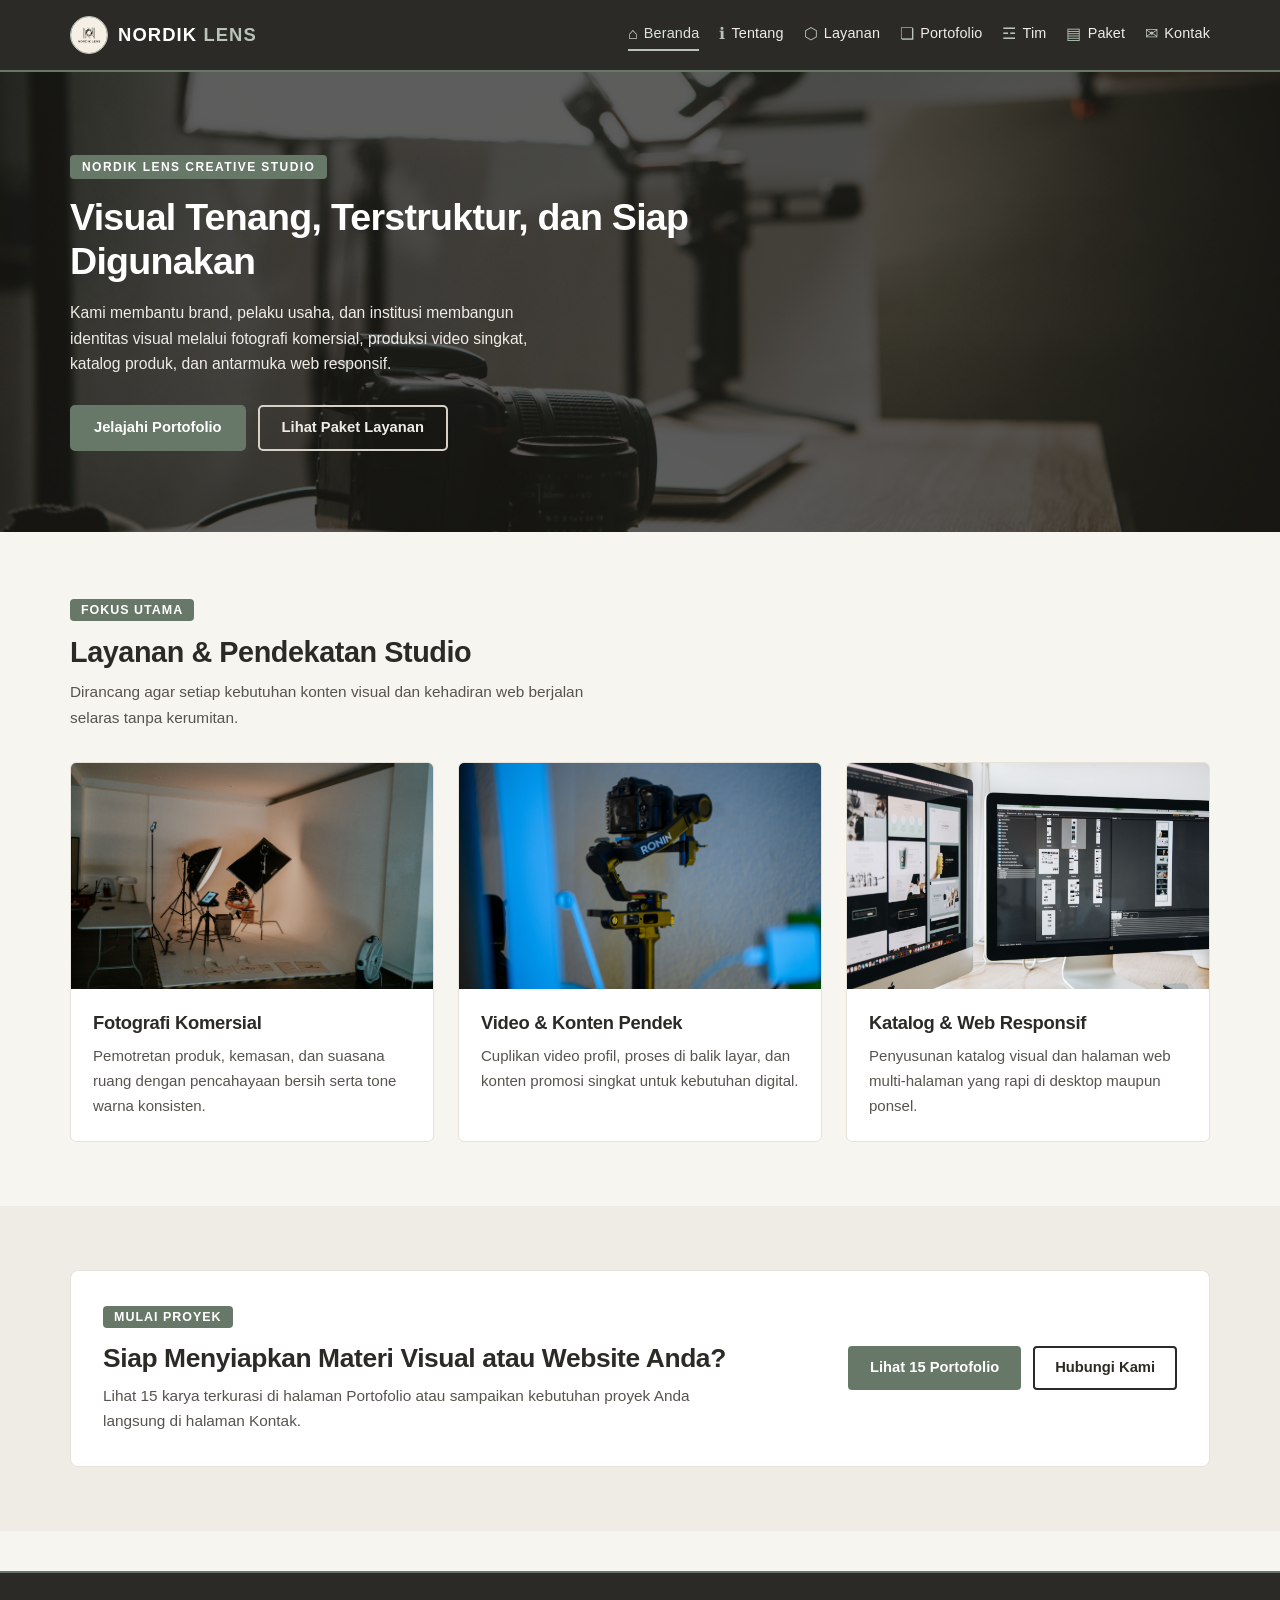
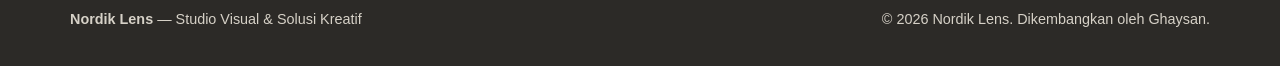
<file: index.html>
<!DOCTYPE html>
<html lang="id">
<head>
  <meta charset="UTF-8" />
  <meta name="viewport" content="width=device-width, initial-scale=1.0" />
  <title>Beranda — Nordik Lens</title>
  <link rel="stylesheet" href="css/ghaysan_style.css" />
</head>
<body>
  <header id="ghaysan_header">
    <div class="ghaysan_container">
      <nav id="ghaysan_navbar">
        <a href="index.html" class="ghaysan_logo">
          <img src="assets/img/logo_nordik.jpg" alt="Logo Nordik Lens" class="ghaysan_logo_img" />
          <span>NORDIK <strong>LENS</strong></span>
        </a>
        <button type="button" id="ghaysan_toggle_menu" aria-label="Buka Menu">&#9776;</button>
        <ul class="ghaysan_menu">
          <li><a href="index.html" class="ghaysan_link ghaysan_link_aktif"><span class="nav-icon">&#8962;</span> Beranda</a></li>
          <li><a href="tentang.html" class="ghaysan_link"><span class="nav-icon">&#8505;</span> Tentang</a></li>
          <li><a href="layanan.html" class="ghaysan_link"><span class="nav-icon">&#11041;</span> Layanan</a></li>
          <li><a href="portofolio.html" class="ghaysan_link"><span class="nav-icon">&#10063;</span> Portofolio</a></li>
          <li><a href="tim.html" class="ghaysan_link"><span class="nav-icon">&#9778;</span> Tim</a></li>
          <li><a href="paket.html" class="ghaysan_link"><span class="nav-icon">&#9636;</span> Paket</a></li>
          <li><a href="kontak.html" class="ghaysan_link"><span class="nav-icon">&#9993;</span> Kontak</a></li>
        </ul>
      </nav>
    </div>
  </header>

  <main>
    <section id="ghaysan_hero">
      <img src="assets/img/nordik.jpg" alt="Suasana ruang visual Nordik Lens dengan pencahayaan hangat dan tenang" class="ghaysan_hero_img" />
      <div class="ghaysan_container">
        <div class="ghaysan_hero_isi">
          <span class="ghaysan_badge">Nordik Lens Creative Studio</span>
          <h1 class="ghaysan_hero_judul">Visual Tenang, Terstruktur, dan Siap Digunakan</h1>
          <p class="ghaysan_hero_teks">
            Kami membantu brand, pelaku usaha, dan institusi membangun identitas visual melalui fotografi komersial, produksi video singkat, katalog produk, dan antarmuka web responsif.
          </p>
          <div class="ghaysan_btn_grup">
            <a href="portofolio.html" class="ghaysan_btn_utama">Jelajahi Portofolio</a>
            <a href="paket.html" class="ghaysan_btn_sekunder">Lihat Paket Layanan</a>
          </div>
        </div>
      </div>
    </section>

    <section class="ghaysan_section">
      <div class="ghaysan_container">
        <div class="ghaysan_judul_bagian">
          <span class="ghaysan_badge">Fokus Utama</span>
          <h2>Layanan &amp; Pendekatan Studio</h2>
          <p>
            Dirancang agar setiap kebutuhan konten visual dan kehadiran web berjalan selaras tanpa kerumitan.
          </p>
        </div>

        <div class="ghaysan_grid_3">
          <article class="ghaysan_card">
            <div class="ghaysan_foto_frame">
              <img src="assets/img/layanan_foto.jpg" alt="Sesi fotografi produk dan komersial Nordik Lens" />
            </div>
            <div class="ghaysan_card_body">
              <h3>Fotografi Komersial</h3>
              <p>Pemotretan produk, kemasan, dan suasana ruang dengan pencahayaan bersih serta tone warna konsisten.</p>
            </div>
          </article>

          <article class="ghaysan_card">
            <div class="ghaysan_foto_frame">
              <img src="assets/img/layanan_video.jpg" alt="Produksi video profil dan konten pendek Nordik Lens" />
            </div>
            <div class="ghaysan_card_body">
              <h3>Video &amp; Konten Pendek</h3>
              <p>Cuplikan video profil, proses di balik layar, dan konten promosi singkat untuk kebutuhan digital.</p>
            </div>
          </article>

          <article class="ghaysan_card">
            <div class="ghaysan_foto_frame">
              <img src="assets/img/layanan_web.jpg" alt="Perancangan katalog dan halaman web responsif Nordik Lens" />
            </div>
            <div class="ghaysan_card_body">
              <h3>Katalog &amp; Web Responsif</h3>
              <p>Penyusunan katalog visual dan halaman web multi-halaman yang rapi di desktop maupun ponsel.</p>
            </div>
          </article>
        </div>
      </div>
    </section>

    <section class="ghaysan_section ghaysan_section_abu">
      <div class="ghaysan_container">
        <div class="ghaysan_porto_cta">
          <div>
            <span class="ghaysan_badge">Mulai Proyek</span>
            <h2 style="font-size: 1.65rem; margin-bottom: 8px;">Siap Menyiapkan Materi Visual atau Website Anda?</h2>
            <p style="color: var(--ghaysan-abu-teks); max-width: 600px;">
              Lihat 15 karya terkurasi di halaman Portofolio atau sampaikan kebutuhan proyek Anda langsung di halaman Kontak.
            </p>
          </div>
          <div class="ghaysan_btn_grup">
            <a href="portofolio.html" class="ghaysan_btn_utama">Lihat 15 Portofolio</a>
            <a href="kontak.html" class="ghaysan_btn_sekunder ghaysan_btn_gelap" style="width: auto;">Hubungi Kami</a>
          </div>
        </div>
      </div>
    </section>
  </main>

  <footer id="ghaysan_footer">
    <div class="ghaysan_container">
      <div class="ghaysan_footer_isi">
        <div><strong>Nordik Lens</strong> &mdash; Studio Visual &amp; Solusi Kreatif</div>
        <div>&copy; 2026 Nordik Lens. Dikembangkan oleh Ghaysan.</div>
      </div>
    </div>
  </footer>

  <script src="js/ghaysan_script.js"></script>
</body>
</html>
</file>
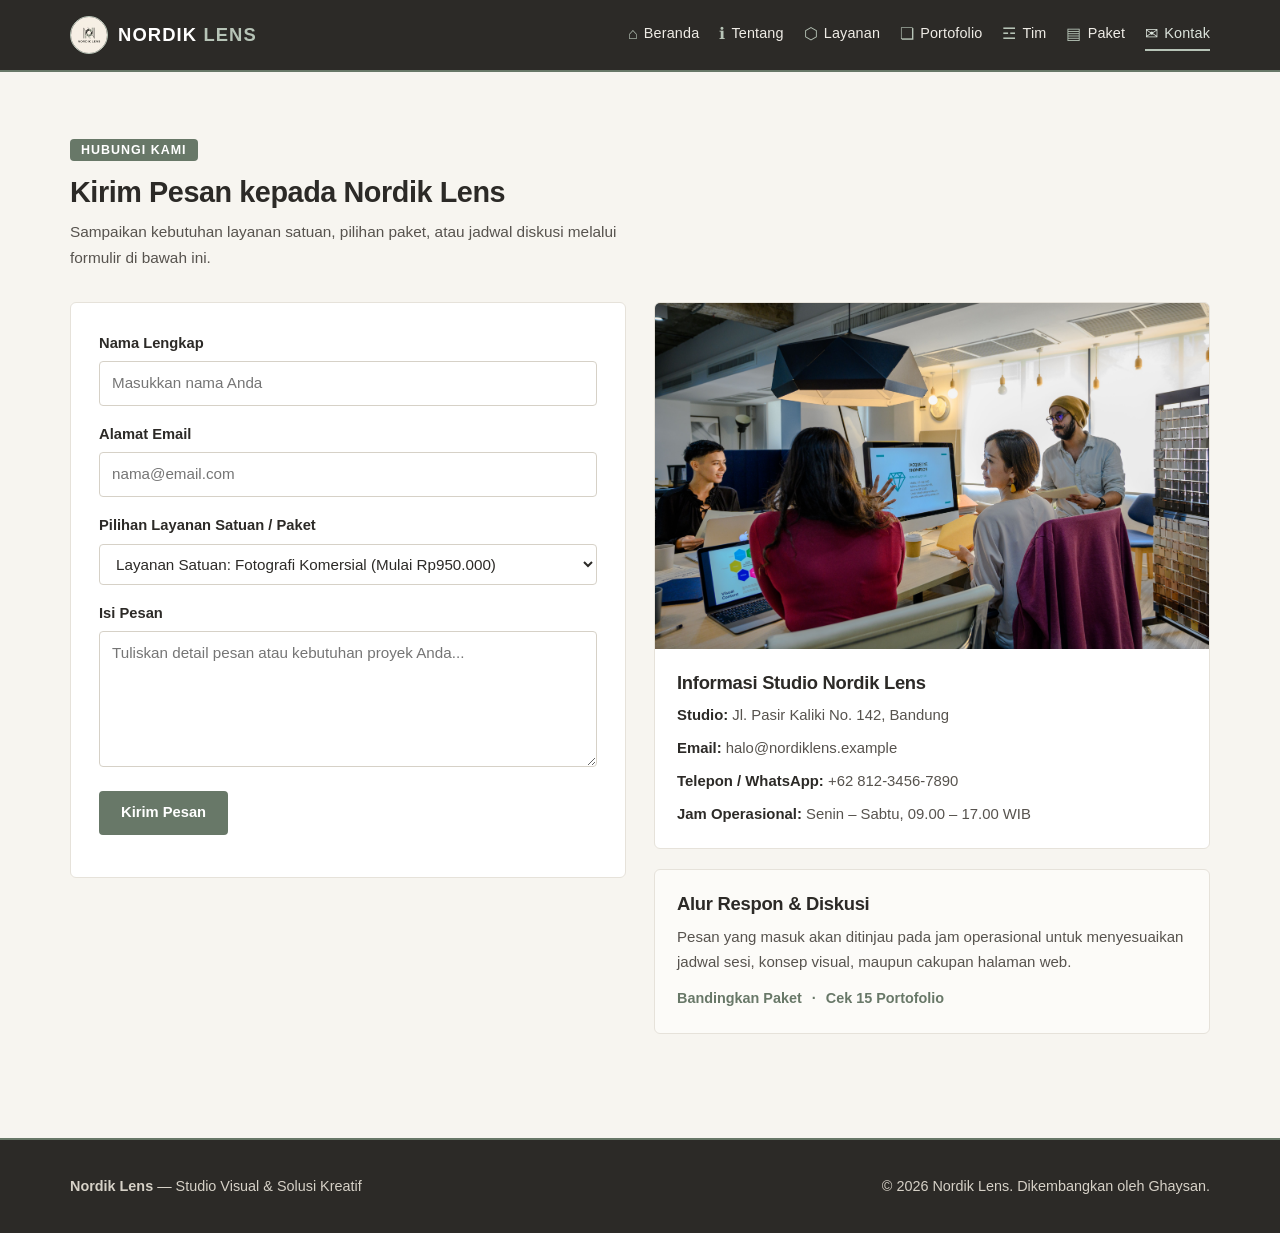
<file: kontak.html>
<!DOCTYPE html>
<html lang="id">
<head>
  <meta charset="UTF-8" />
  <meta name="viewport" content="width=device-width, initial-scale=1.0" />
  <title>Kontak — Nordik Lens</title>
  <link rel="stylesheet" href="css/ghaysan_style.css" />
</head>
<body>
  <header id="ghaysan_header">
    <div class="ghaysan_container">
      <nav id="ghaysan_navbar">
        <a href="index.html" class="ghaysan_logo">
          <img src="assets/img/logo_nordik.jpg" alt="Logo Nordik Lens" class="ghaysan_logo_img" />
          <span>NORDIK <strong>LENS</strong></span>
        </a>
        <button type="button" id="ghaysan_toggle_menu" aria-label="Buka Menu">&#9776;</button>
        <ul class="ghaysan_menu">
          <li><a href="index.html" class="ghaysan_link"><span class="nav-icon">&#8962;</span> Beranda</a></li>
          <li><a href="tentang.html" class="ghaysan_link"><span class="nav-icon">&#8505;</span> Tentang</a></li>
          <li><a href="layanan.html" class="ghaysan_link"><span class="nav-icon">&#11041;</span> Layanan</a></li>
          <li><a href="portofolio.html" class="ghaysan_link"><span class="nav-icon">&#10063;</span> Portofolio</a></li>
          <li><a href="tim.html" class="ghaysan_link"><span class="nav-icon">&#9778;</span> Tim</a></li>
          <li><a href="paket.html" class="ghaysan_link"><span class="nav-icon">&#9636;</span> Paket</a></li>
          <li><a href="kontak.html" class="ghaysan_link ghaysan_link_aktif"><span class="nav-icon">&#9993;</span> Kontak</a></li>
        </ul>
      </nav>
    </div>
  </header>

  <main class="ghaysan_section">
    <div class="ghaysan_container">
      <div class="ghaysan_judul_bagian">
        <span class="ghaysan_badge">Hubungi Kami</span>
        <h2>Kirim Pesan kepada Nordik Lens</h2>
        <p>
          Sampaikan kebutuhan layanan satuan, pilihan paket, atau jadwal diskusi melalui formulir di bawah ini.
        </p>
      </div>

      <div class="ghaysan_grid_2 ghaysan_kontak_grid">
        <div class="ghaysan_form_box">
          <form id="ghaysan_form_kontak" novalidate>
            <div class="ghaysan_form_grup">
              <label for="ghaysan_nama">Nama Lengkap</label>
              <input type="text" id="ghaysan_nama" class="ghaysan_input" placeholder="Masukkan nama Anda" required />
            </div>

            <div class="ghaysan_form_grup">
              <label for="ghaysan_email">Alamat Email</label>
              <input type="email" id="ghaysan_email" class="ghaysan_input" placeholder="nama@email.com" required />
            </div>

            <div class="ghaysan_form_grup">
              <label for="ghaysan_layanan">Pilihan Layanan Satuan / Paket</label>
              <select id="ghaysan_layanan" class="ghaysan_select">
                <option value="Layanan Satuan: Fotografi Komersial">Layanan Satuan: Fotografi Komersial (Mulai Rp950.000)</option>
                <option value="Layanan Satuan: Produksi Video &amp; Konten">Layanan Satuan: Produksi Video &amp; Konten (Mulai Rp1.350.000)</option>
                <option value="Layanan Satuan: Desain Antarmuka &amp; Web">Layanan Satuan: Desain Antarmuka &amp; Web (Mulai Rp2.200.000)</option>
                <option value="Paket Visual Starter">Paket Visual Starter (Rp1.500.000)</option>
                <option value="Paket Brand &amp; Web">Paket Brand &amp; Web (Rp3.500.000)</option>
                <option value="Paket Full Studio">Paket Full Studio (Rp6.000.000)</option>
              </select>
            </div>

            <div class="ghaysan_form_grup">
              <label for="ghaysan_pesan">Isi Pesan</label>
              <textarea id="ghaysan_pesan" rows="5" class="ghaysan_textarea" placeholder="Tuliskan detail pesan atau kebutuhan proyek Anda..." required></textarea>
            </div>

            <button type="submit" class="ghaysan_btn_utama">Kirim Pesan</button>
            <p id="ghaysan_status_pesan" aria-live="polite"></p>
          </form>
        </div>

        <aside class="ghaysan_kontak_sidebar">
          <article class="ghaysan_card">
            <div class="ghaysan_foto_frame">
              <img src="assets/img/tentang_studio2.jpg" alt="Suasana diskusi dan ruang kerja kreatif Nordik Lens" />
            </div>
            <div class="ghaysan_card_body">
              <h3>Informasi Studio Nordik Lens</h3>
              <ul class="ghaysan_kontak_list">
                <li><strong>Studio:</strong> Jl. Pasir Kaliki No. 142, Bandung</li>
                <li><strong>Email:</strong> halo@nordiklens.example</li>
                <li><strong>Telepon / WhatsApp:</strong> +62 812-3456-7890</li>
                <li><strong>Jam Operasional:</strong> Senin &ndash; Sabtu, 09.00 &ndash; 17.00 WIB</li>
              </ul>
            </div>
          </article>

          <article class="ghaysan_card ghaysan_kontak_catatan">
            <div class="ghaysan_card_body">
              <h3>Alur Respon &amp; Diskusi</h3>
              <p style="margin-bottom: 12px;">
                Pesan yang masuk akan ditinjau pada jam operasional untuk menyesuaikan jadwal sesi, konsep visual, maupun cakupan halaman web.
              </p>
              <div class="ghaysan_kontak_tautan">
                <a href="paket.html">Bandingkan Paket</a>
                <span>&middot;</span>
                <a href="portofolio.html">Cek 15 Portofolio</a>
              </div>
            </div>
          </article>
        </aside>
      </div>
    </div>
  </main>

  <footer id="ghaysan_footer">
    <div class="ghaysan_container">
      <div class="ghaysan_footer_isi">
        <div><strong>Nordik Lens</strong> &mdash; Studio Visual &amp; Solusi Kreatif</div>
        <div>&copy; 2026 Nordik Lens. Dikembangkan oleh Ghaysan.</div>
      </div>
    </div>
  </footer>

  <script src="js/ghaysan_script.js"></script>
</body>
</html>
</file>
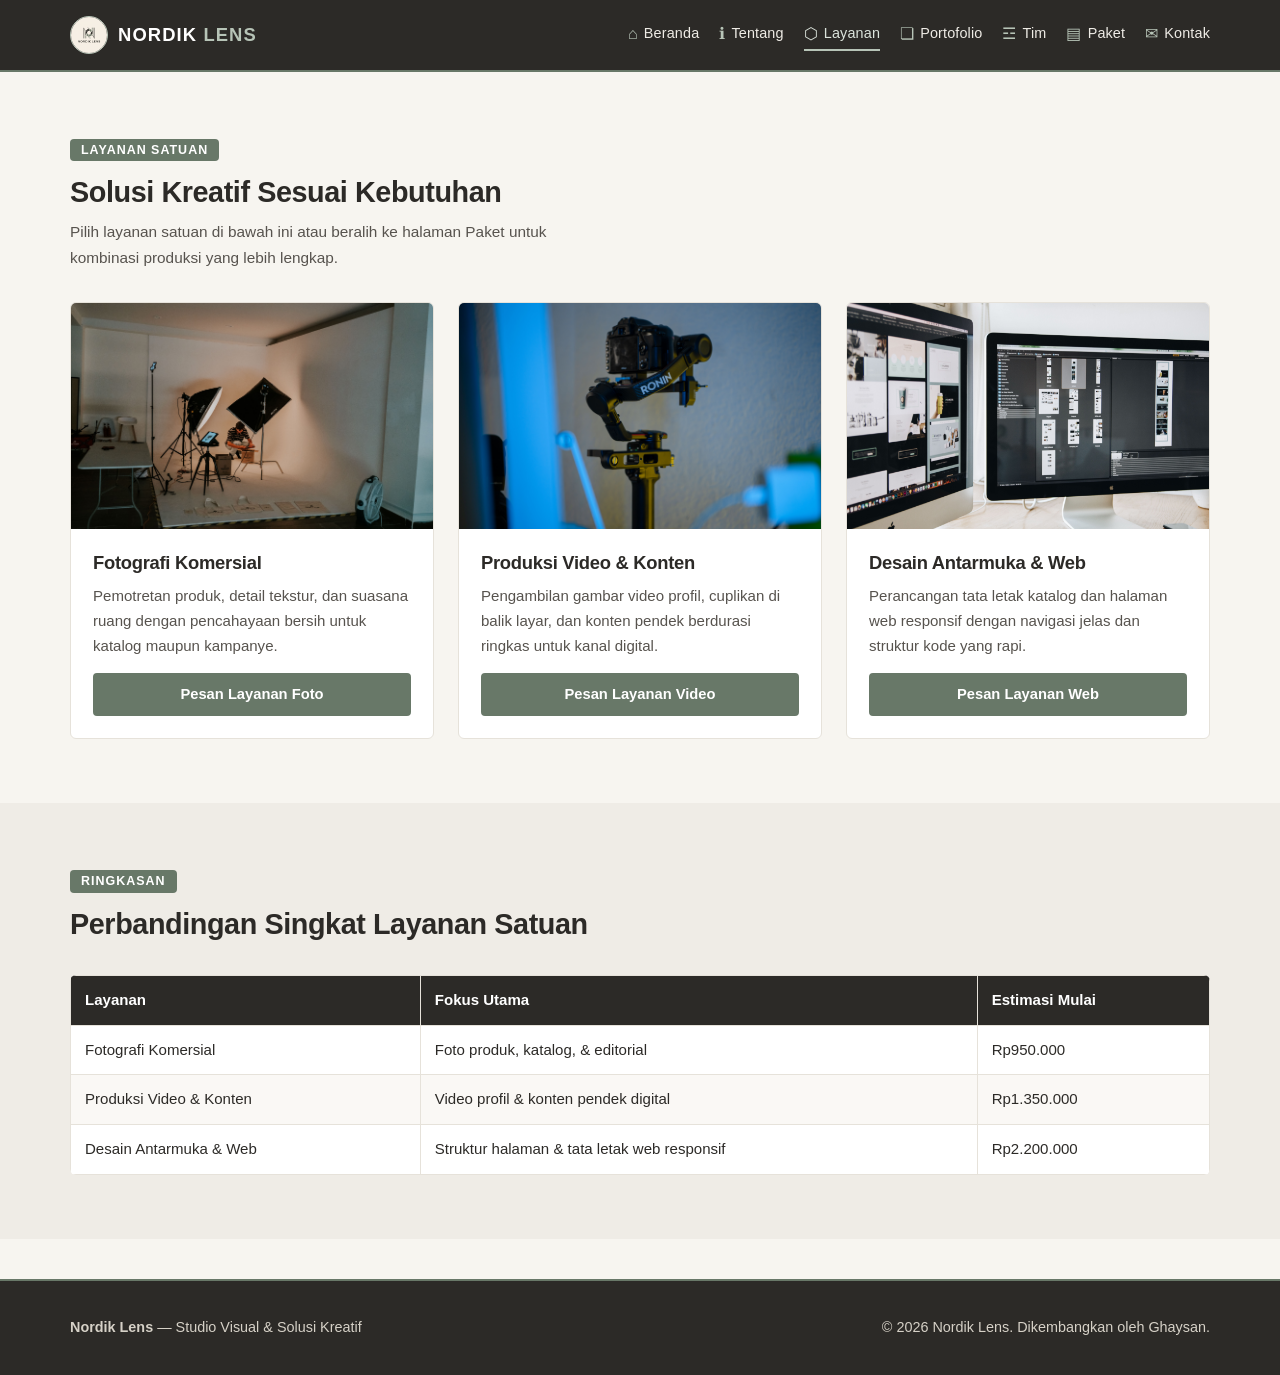
<file: layanan.html>
<!DOCTYPE html>
<html lang="id">
<head>
  <meta charset="UTF-8" />
  <meta name="viewport" content="width=device-width, initial-scale=1.0" />
  <title>Layanan — Nordik Lens</title>
  <link rel="stylesheet" href="css/ghaysan_style.css" />
</head>
<body>
  <header id="ghaysan_header">
    <div class="ghaysan_container">
      <nav id="ghaysan_navbar">
        <a href="index.html" class="ghaysan_logo">
          <img src="assets/img/logo_nordik.jpg" alt="Logo Nordik Lens" class="ghaysan_logo_img" />
          <span>NORDIK <strong>LENS</strong></span>
        </a>
        <button type="button" id="ghaysan_toggle_menu" aria-label="Buka Menu">&#9776;</button>
        <ul class="ghaysan_menu">
          <li><a href="index.html" class="ghaysan_link"><span class="nav-icon">&#8962;</span> Beranda</a></li>
          <li><a href="tentang.html" class="ghaysan_link"><span class="nav-icon">&#8505;</span> Tentang</a></li>
          <li><a href="layanan.html" class="ghaysan_link ghaysan_link_aktif"><span class="nav-icon">&#11041;</span> Layanan</a></li>
          <li><a href="portofolio.html" class="ghaysan_link"><span class="nav-icon">&#10063;</span> Portofolio</a></li>
          <li><a href="tim.html" class="ghaysan_link"><span class="nav-icon">&#9778;</span> Tim</a></li>
          <li><a href="paket.html" class="ghaysan_link"><span class="nav-icon">&#9636;</span> Paket</a></li>
          <li><a href="kontak.html" class="ghaysan_link"><span class="nav-icon">&#9993;</span> Kontak</a></li>
        </ul>
      </nav>
    </div>
  </header>

  <main>
    <section class="ghaysan_section">
      <div class="ghaysan_container">
        <div class="ghaysan_judul_bagian">
          <span class="ghaysan_badge">Layanan Satuan</span>
          <h2>Solusi Kreatif Sesuai Kebutuhan</h2>
          <p>
            Pilih layanan satuan di bawah ini atau beralih ke halaman Paket untuk kombinasi produksi yang lebih lengkap.
          </p>
        </div>

        <div class="ghaysan_grid_3">
          <article class="ghaysan_card">
            <div class="ghaysan_foto_frame">
              <img src="assets/img/layanan_foto.jpg" alt="Layanan fotografi komersial Nordik Lens" />
            </div>
            <div class="ghaysan_card_body">
              <h3>Fotografi Komersial</h3>
              <p style="margin-bottom: 14px;">
                Pemotretan produk, detail tekstur, dan suasana ruang dengan pencahayaan bersih untuk katalog maupun kampanye.
              </p>
              <a href="kontak.html?layanan=foto" class="ghaysan_btn_utama ghaysan_btn_penuh">Pesan Layanan Foto</a>
            </div>
          </article>

          <article class="ghaysan_card">
            <div class="ghaysan_foto_frame">
              <img src="assets/img/layanan_video.jpg" alt="Layanan produksi video dan konten Nordik Lens" />
            </div>
            <div class="ghaysan_card_body">
              <h3>Produksi Video &amp; Konten</h3>
              <p style="margin-bottom: 14px;">
                Pengambilan gambar video profil, cuplikan di balik layar, dan konten pendek berdurasi ringkas untuk kanal digital.
              </p>
              <a href="kontak.html?layanan=video" class="ghaysan_btn_utama ghaysan_btn_penuh">Pesan Layanan Video</a>
            </div>
          </article>

          <article class="ghaysan_card">
            <div class="ghaysan_foto_frame">
              <img src="assets/img/layanan_web.jpg" alt="Layanan desain antarmuka dan web Nordik Lens" />
            </div>
            <div class="ghaysan_card_body">
              <h3>Desain Antarmuka &amp; Web</h3>
              <p style="margin-bottom: 14px;">
                Perancangan tata letak katalog dan halaman web responsif dengan navigasi jelas dan struktur kode yang rapi.
              </p>
              <a href="kontak.html?layanan=web" class="ghaysan_btn_utama ghaysan_btn_penuh">Pesan Layanan Web</a>
            </div>
          </article>
        </div>
      </div>
    </section>

    <section class="ghaysan_section ghaysan_section_abu">
      <div class="ghaysan_container">
        <div class="ghaysan_judul_bagian">
          <span class="ghaysan_badge">Ringkasan</span>
          <h2>Perbandingan Singkat Layanan Satuan</h2>
        </div>

        <div class="ghaysan_tabel_wrap">
          <table class="ghaysan_tabel">
            <thead>
              <tr>
                <th>Layanan</th>
                <th>Fokus Utama</th>
                <th>Estimasi Mulai</th>
              </tr>
            </thead>
            <tbody>
              <tr>
                <td>Fotografi Komersial</td>
                <td>Foto produk, katalog, &amp; editorial</td>
                <td>Rp950.000</td>
              </tr>
              <tr>
                <td>Produksi Video &amp; Konten</td>
                <td>Video profil &amp; konten pendek digital</td>
                <td>Rp1.350.000</td>
              </tr>
              <tr>
                <td>Desain Antarmuka &amp; Web</td>
                <td>Struktur halaman &amp; tata letak web responsif</td>
                <td>Rp2.200.000</td>
              </tr>
            </tbody>
          </table>
        </div>
      </div>
    </section>
  </main>

  <footer id="ghaysan_footer">
    <div class="ghaysan_container">
      <div class="ghaysan_footer_isi">
        <div><strong>Nordik Lens</strong> &mdash; Studio Visual &amp; Solusi Kreatif</div>
        <div>&copy; 2026 Nordik Lens. Dikembangkan oleh Ghaysan.</div>
      </div>
    </div>
  </footer>

  <script src="js/ghaysan_script.js"></script>
</body>
</html>
</file>
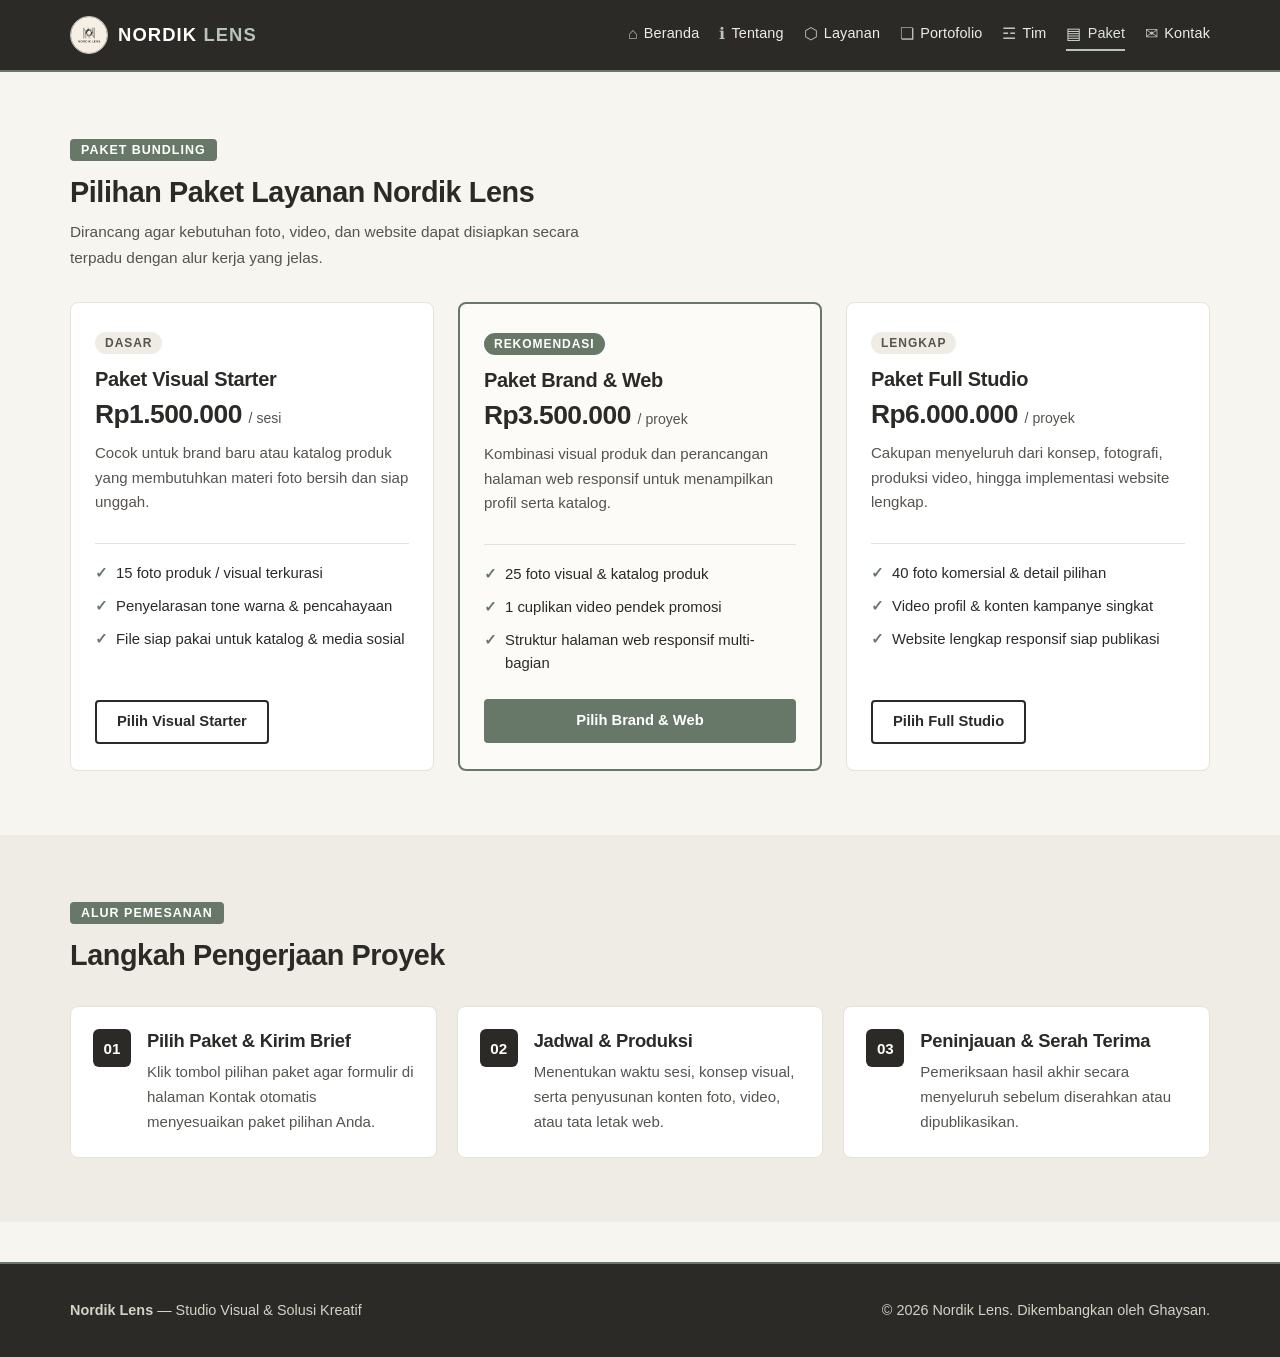
<file: paket.html>
<!DOCTYPE html>
<html lang="id">
<head>
  <meta charset="UTF-8" />
  <meta name="viewport" content="width=device-width, initial-scale=1.0" />
  <title>Paket — Nordik Lens</title>
  <link rel="stylesheet" href="css/ghaysan_style.css" />
</head>
<body>
  <header id="ghaysan_header">
    <div class="ghaysan_container">
      <nav id="ghaysan_navbar">
        <a href="index.html" class="ghaysan_logo">
          <img src="assets/img/logo_nordik.jpg" alt="Logo Nordik Lens" class="ghaysan_logo_img" />
          <span>NORDIK <strong>LENS</strong></span>
        </a>
        <button type="button" id="ghaysan_toggle_menu" aria-label="Buka Menu">&#9776;</button>
        <ul class="ghaysan_menu">
          <li><a href="index.html" class="ghaysan_link"><span class="nav-icon">&#8962;</span> Beranda</a></li>
          <li><a href="tentang.html" class="ghaysan_link"><span class="nav-icon">&#8505;</span> Tentang</a></li>
          <li><a href="layanan.html" class="ghaysan_link"><span class="nav-icon">&#11041;</span> Layanan</a></li>
          <li><a href="portofolio.html" class="ghaysan_link"><span class="nav-icon">&#10063;</span> Portofolio</a></li>
          <li><a href="tim.html" class="ghaysan_link"><span class="nav-icon">&#9778;</span> Tim</a></li>
          <li><a href="paket.html" class="ghaysan_link ghaysan_link_aktif"><span class="nav-icon">&#9636;</span> Paket</a></li>
          <li><a href="kontak.html" class="ghaysan_link"><span class="nav-icon">&#9993;</span> Kontak</a></li>
        </ul>
      </nav>
    </div>
  </header>

  <main>
    <section class="ghaysan_section">
      <div class="ghaysan_container">
        <div class="ghaysan_judul_bagian">
          <span class="ghaysan_badge">Paket Bundling</span>
          <h2>Pilihan Paket Layanan Nordik Lens</h2>
          <p>
            Dirancang agar kebutuhan foto, video, dan website dapat disiapkan secara terpadu dengan alur kerja yang jelas.
          </p>
        </div>

        <div class="ghaysan_paket_grid">
          <article class="ghaysan_card ghaysan_paket_card">
            <div class="ghaysan_card_body ghaysan_paket_body">
              <div class="ghaysan_paket_atas">
                <span class="ghaysan_paket_tag">Dasar</span>
                <h3>Paket Visual Starter</h3>
                <div class="ghaysan_harga">Rp1.500.000 <span>/ sesi</span></div>
                <p class="ghaysan_paket_ringkas">
                  Cocok untuk brand baru atau katalog produk yang membutuhkan materi foto bersih dan siap unggah.
                </p>
              </div>
              <ul class="ghaysan_fitur_list">
                <li>15 foto produk / visual terkurasi</li>
                <li>Penyelarasan tone warna &amp; pencahayaan</li>
                <li>File siap pakai untuk katalog &amp; media sosial</li>
              </ul>
              <div class="ghaysan_paket_aksi">
                <a href="kontak.html?paket=starter" class="ghaysan_btn_sekunder ghaysan_btn_gelap">Pilih Visual Starter</a>
              </div>
            </div>
          </article>

          <article class="ghaysan_card ghaysan_paket_card ghaysan_paket_unggulan">
            <div class="ghaysan_card_body ghaysan_paket_body">
              <div class="ghaysan_paket_atas">
                <span class="ghaysan_paket_tag ghaysan_paket_tag_aktif">Rekomendasi</span>
                <h3>Paket Brand &amp; Web</h3>
                <div class="ghaysan_harga">Rp3.500.000 <span>/ proyek</span></div>
                <p class="ghaysan_paket_ringkas">
                  Kombinasi visual produk dan perancangan halaman web responsif untuk menampilkan profil serta katalog.
                </p>
              </div>
              <ul class="ghaysan_fitur_list">
                <li>25 foto visual &amp; katalog produk</li>
                <li>1 cuplikan video pendek promosi</li>
                <li>Struktur halaman web responsif multi-bagian</li>
              </ul>
              <div class="ghaysan_paket_aksi">
                <a href="kontak.html?paket=brand" class="ghaysan_btn_utama ghaysan_btn_penuh">Pilih Brand &amp; Web</a>
              </div>
            </div>
          </article>

          <article class="ghaysan_card ghaysan_paket_card">
            <div class="ghaysan_card_body ghaysan_paket_body">
              <div class="ghaysan_paket_atas">
                <span class="ghaysan_paket_tag">Lengkap</span>
                <h3>Paket Full Studio</h3>
                <div class="ghaysan_harga">Rp6.000.000 <span>/ proyek</span></div>
                <p class="ghaysan_paket_ringkas">
                  Cakupan menyeluruh dari konsep, fotografi, produksi video, hingga implementasi website lengkap.
                </p>
              </div>
              <ul class="ghaysan_fitur_list">
                <li>40 foto komersial &amp; detail pilihan</li>
                <li>Video profil &amp; konten kampanye singkat</li>
                <li>Website lengkap responsif siap publikasi</li>
              </ul>
              <div class="ghaysan_paket_aksi">
                <a href="kontak.html?paket=studio" class="ghaysan_btn_sekunder ghaysan_btn_gelap">Pilih Full Studio</a>
              </div>
            </div>
          </article>
        </div>
      </div>
    </section>

    <section class="ghaysan_section ghaysan_section_abu">
      <div class="ghaysan_container">
        <div class="ghaysan_judul_bagian">
          <span class="ghaysan_badge">Alur Pemesanan</span>
          <h2>Langkah Pengerjaan Proyek</h2>
        </div>

        <div class="ghaysan_grid_3 ghaysan_alur_grid">
          <article class="ghaysan_card ghaysan_alur_card">
            <div class="ghaysan_card_body ghaysan_alur_body">
              <div class="ghaysan_alur_nomor">01</div>
              <div>
                <h3>Pilih Paket &amp; Kirim Brief</h3>
                <p>Klik tombol pilihan paket agar formulir di halaman Kontak otomatis menyesuaikan paket pilihan Anda.</p>
              </div>
            </div>
          </article>

          <article class="ghaysan_card ghaysan_alur_card">
            <div class="ghaysan_card_body ghaysan_alur_body">
              <div class="ghaysan_alur_nomor">02</div>
              <div>
                <h3>Jadwal &amp; Produksi</h3>
                <p>Menentukan waktu sesi, konsep visual, serta penyusunan konten foto, video, atau tata letak web.</p>
              </div>
            </div>
          </article>

          <article class="ghaysan_card ghaysan_alur_card">
            <div class="ghaysan_card_body ghaysan_alur_body">
              <div class="ghaysan_alur_nomor">03</div>
              <div>
                <h3>Peninjauan &amp; Serah Terima</h3>
                <p>Pemeriksaan hasil akhir secara menyeluruh sebelum diserahkan atau dipublikasikan.</p>
              </div>
            </div>
          </article>
        </div>
      </div>
    </section>
  </main>

  <footer id="ghaysan_footer">
    <div class="ghaysan_container">
      <div class="ghaysan_footer_isi">
        <div><strong>Nordik Lens</strong> &mdash; Studio Visual &amp; Solusi Kreatif</div>
        <div>&copy; 2026 Nordik Lens. Dikembangkan oleh Ghaysan.</div>
      </div>
    </div>
  </footer>

  <script src="js/ghaysan_script.js"></script>
</body>
</html>
</file>
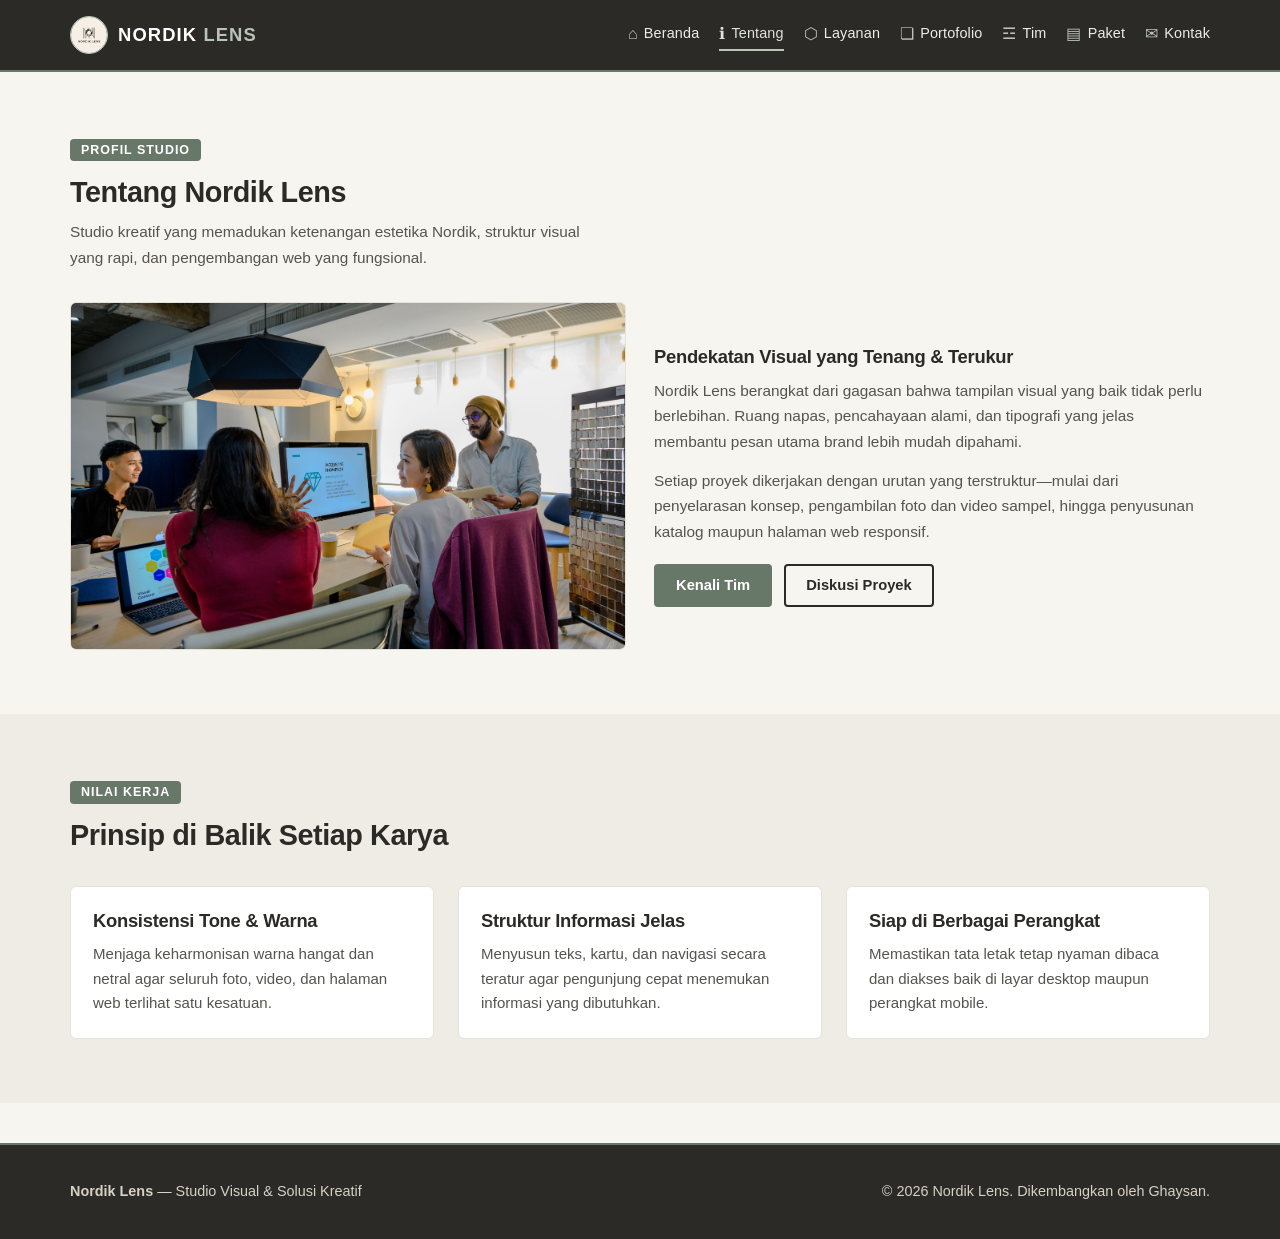
<file: tentang.html>
<!DOCTYPE html>
<html lang="id">
<head>
  <meta charset="UTF-8" />
  <meta name="viewport" content="width=device-width, initial-scale=1.0" />
  <title>Tentang — Nordik Lens</title>
  <link rel="stylesheet" href="css/ghaysan_style.css" />
</head>
<body>
  <header id="ghaysan_header">
    <div class="ghaysan_container">
      <nav id="ghaysan_navbar">
        <a href="index.html" class="ghaysan_logo">
          <img src="assets/img/logo_nordik.jpg" alt="Logo Nordik Lens" class="ghaysan_logo_img" />
          <span>NORDIK <strong>LENS</strong></span>
        </a>
        <button type="button" id="ghaysan_toggle_menu" aria-label="Buka Menu">&#9776;</button>
        <ul class="ghaysan_menu">
          <li><a href="index.html" class="ghaysan_link"><span class="nav-icon">&#8962;</span> Beranda</a></li>
          <li><a href="tentang.html" class="ghaysan_link ghaysan_link_aktif"><span class="nav-icon">&#8505;</span> Tentang</a></li>
          <li><a href="layanan.html" class="ghaysan_link"><span class="nav-icon">&#11041;</span> Layanan</a></li>
          <li><a href="portofolio.html" class="ghaysan_link"><span class="nav-icon">&#10063;</span> Portofolio</a></li>
          <li><a href="tim.html" class="ghaysan_link"><span class="nav-icon">&#9778;</span> Tim</a></li>
          <li><a href="paket.html" class="ghaysan_link"><span class="nav-icon">&#9636;</span> Paket</a></li>
          <li><a href="kontak.html" class="ghaysan_link"><span class="nav-icon">&#9993;</span> Kontak</a></li>
        </ul>
      </nav>
    </div>
  </header>

  <main>
    <section class="ghaysan_section">
      <div class="ghaysan_container">
        <div class="ghaysan_judul_bagian">
          <span class="ghaysan_badge">Profil Studio</span>
          <h2>Tentang Nordik Lens</h2>
          <p>
            Studio kreatif yang memadukan ketenangan estetika Nordik, struktur visual yang rapi, dan pengembangan web yang fungsional.
          </p>
        </div>

        <div class="ghaysan_grid_2">
          <div class="ghaysan_card">
            <div class="ghaysan_foto_frame">
              <img src="assets/img/tentang_studio2.jpg" alt="Suasana diskusi dan ruang kerja Nordik Lens" />
            </div>
          </div>

          <div>
            <h3>Pendekatan Visual yang Tenang &amp; Terukur</h3>
            <p style="margin-bottom: 14px;">
              Nordik Lens berangkat dari gagasan bahwa tampilan visual yang baik tidak perlu berlebihan. Ruang napas, pencahayaan alami, dan tipografi yang jelas membantu pesan utama brand lebih mudah dipahami.
            </p>
            <p style="margin-bottom: 20px;">
              Setiap proyek dikerjakan dengan urutan yang terstruktur—mulai dari penyelarasan konsep, pengambilan foto dan video sampel, hingga penyusunan katalog maupun halaman web responsif.
            </p>
            <div class="ghaysan_btn_grup">
              <a href="tim.html" class="ghaysan_btn_utama">Kenali Tim</a>
              <a href="kontak.html" class="ghaysan_btn_sekunder ghaysan_btn_gelap" style="width: auto;">Diskusi Proyek</a>
            </div>
          </div>
        </div>
      </div>
    </section>

    <section class="ghaysan_section ghaysan_section_abu">
      <div class="ghaysan_container">
        <div class="ghaysan_judul_bagian">
          <span class="ghaysan_badge">Nilai Kerja</span>
          <h2>Prinsip di Balik Setiap Karya</h2>
        </div>

        <div class="ghaysan_grid_3">
          <article class="ghaysan_card">
            <div class="ghaysan_card_body">
              <h3>Konsistensi Tone &amp; Warna</h3>
              <p>Menjaga keharmonisan warna hangat dan netral agar seluruh foto, video, dan halaman web terlihat satu kesatuan.</p>
            </div>
          </article>

          <article class="ghaysan_card">
            <div class="ghaysan_card_body">
              <h3>Struktur Informasi Jelas</h3>
              <p>Menyusun teks, kartu, dan navigasi secara teratur agar pengunjung cepat menemukan informasi yang dibutuhkan.</p>
            </div>
          </article>

          <article class="ghaysan_card">
            <div class="ghaysan_card_body">
              <h3>Siap di Berbagai Perangkat</h3>
              <p>Memastikan tata letak tetap nyaman dibaca dan diakses baik di layar desktop maupun perangkat mobile.</p>
            </div>
          </article>
        </div>
      </div>
    </section>
  </main>

  <footer id="ghaysan_footer">
    <div class="ghaysan_container">
      <div class="ghaysan_footer_isi">
        <div><strong>Nordik Lens</strong> &mdash; Studio Visual &amp; Solusi Kreatif</div>
        <div>&copy; 2026 Nordik Lens. Dikembangkan oleh Ghaysan.</div>
      </div>
    </div>
  </footer>

  <script src="js/ghaysan_script.js"></script>
</body>
</html>
</file>
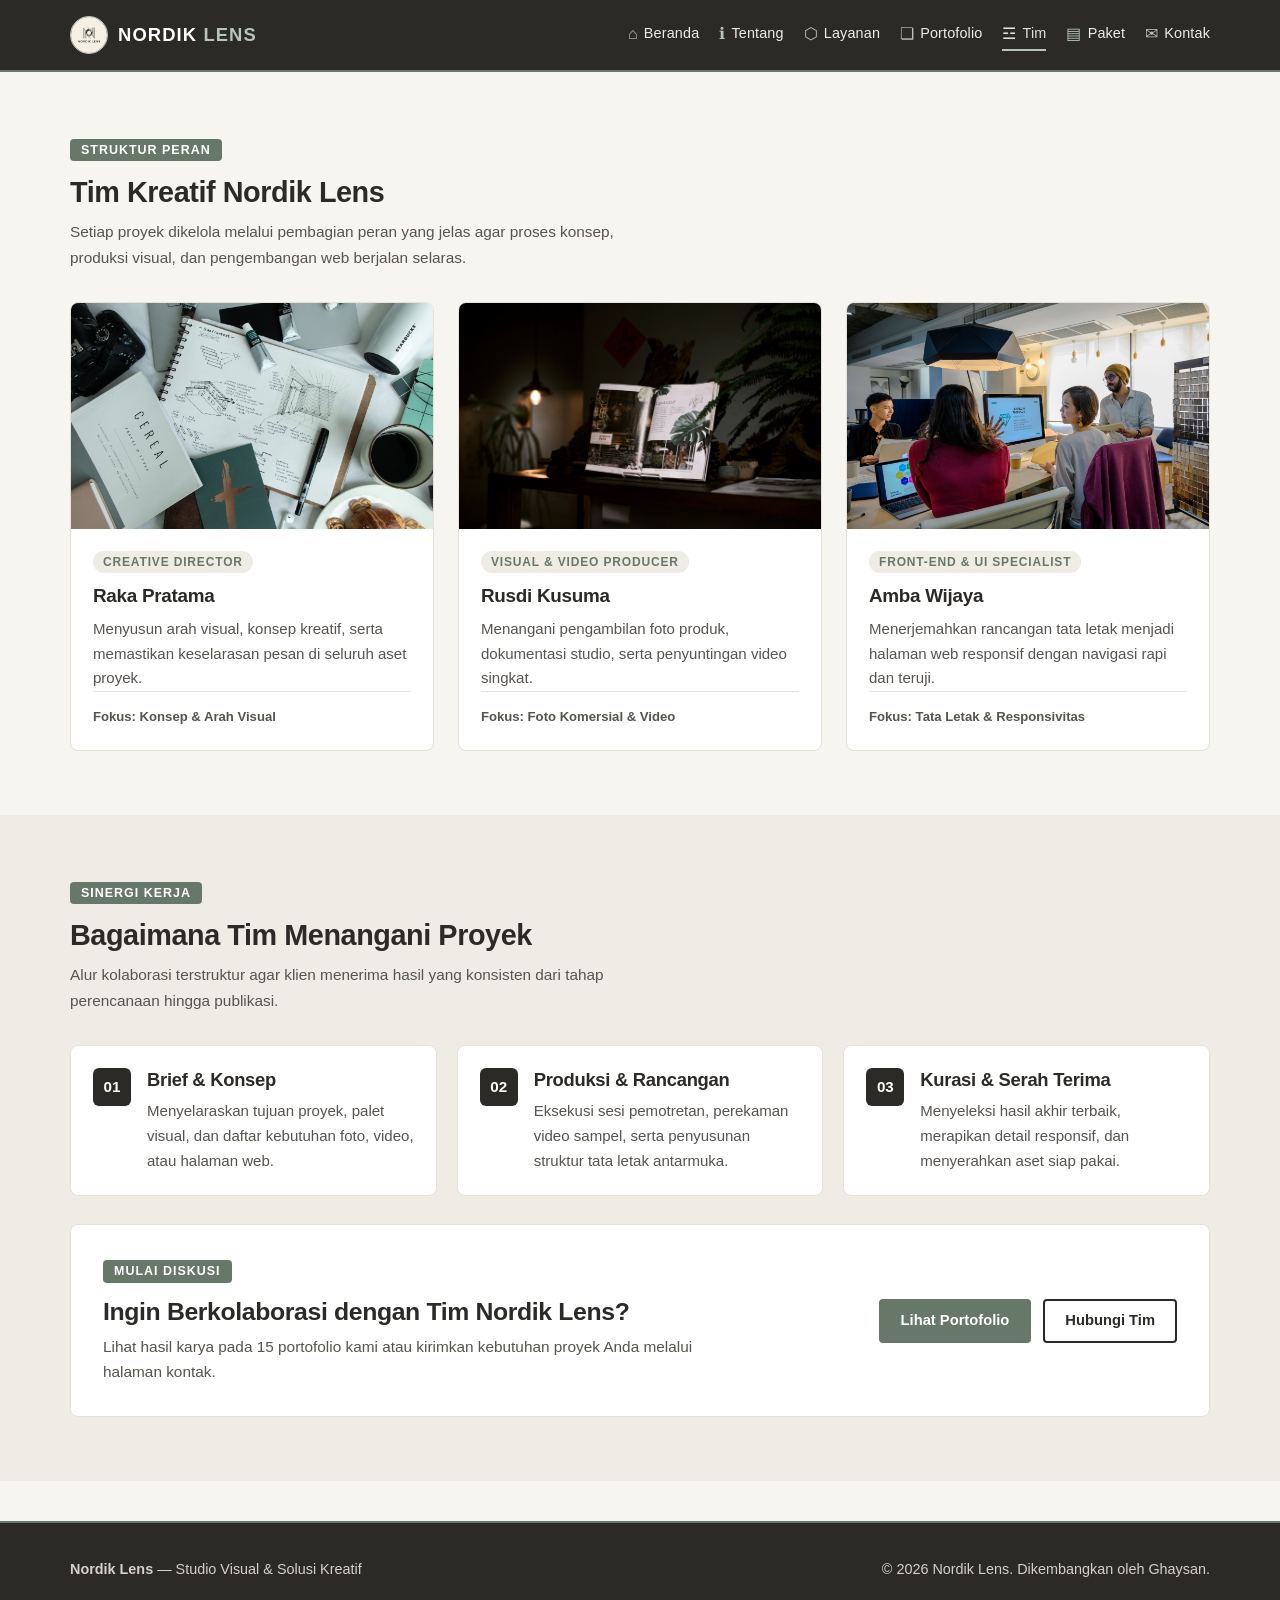
<file: tim.html>
<!DOCTYPE html>
<html lang="id">
<head>
  <meta charset="UTF-8" />
  <meta name="viewport" content="width=device-width, initial-scale=1.0" />
  <title>Tim — Nordik Lens</title>
  <link rel="stylesheet" href="css/ghaysan_style.css" />
</head>
<body>
  <header id="ghaysan_header">
    <div class="ghaysan_container">
      <nav id="ghaysan_navbar">
        <a href="index.html" class="ghaysan_logo">
          <img src="assets/img/logo_nordik.jpg" alt="Logo Nordik Lens" class="ghaysan_logo_img" />
          <span>NORDIK <strong>LENS</strong></span>
        </a>
        <button type="button" id="ghaysan_toggle_menu" aria-label="Buka Menu">&#9776;</button>
        <ul class="ghaysan_menu">
          <li><a href="index.html" class="ghaysan_link"><span class="nav-icon">&#8962;</span> Beranda</a></li>
          <li><a href="tentang.html" class="ghaysan_link"><span class="nav-icon">&#8505;</span> Tentang</a></li>
          <li><a href="layanan.html" class="ghaysan_link"><span class="nav-icon">&#11041;</span> Layanan</a></li>
          <li><a href="portofolio.html" class="ghaysan_link"><span class="nav-icon">&#10063;</span> Portofolio</a></li>
          <li><a href="tim.html" class="ghaysan_link ghaysan_link_aktif"><span class="nav-icon">&#9778;</span> Tim</a></li>
          <li><a href="paket.html" class="ghaysan_link"><span class="nav-icon">&#9636;</span> Paket</a></li>
          <li><a href="kontak.html" class="ghaysan_link"><span class="nav-icon">&#9993;</span> Kontak</a></li>
        </ul>
      </nav>
    </div>
  </header>

  <main>
    <section class="ghaysan_section">
      <div class="ghaysan_container">
        <div class="ghaysan_judul_bagian">
          <span class="ghaysan_badge">Struktur Peran</span>
          <h2>Tim Kreatif Nordik Lens</h2>
          <p>
            Setiap proyek dikelola melalui pembagian peran yang jelas agar proses konsep, produksi visual, dan pengembangan web berjalan selaras.
          </p>
        </div>

        <div class="ghaysan_grid_3 ghaysan_tim_grid">
          <article class="ghaysan_card ghaysan_tim_card">
            <div class="ghaysan_foto_frame">
              <img src="assets/img/highlight_studio2.jpg" alt="Perencanaan konsep dan moodboard oleh Creative Director" />
            </div>
            <div class="ghaysan_card_body ghaysan_tim_body">
              <span class="ghaysan_tim_peran">Creative Director</span>
              <h3>Raka Pratama </h3>
              <p>
                Menyusun arah visual, konsep kreatif, serta memastikan keselarasan pesan di seluruh aset proyek.
              </p>
              <div class="ghaysan_tim_meta">
                <span>Fokus: Konsep &amp; Arah Visual</span>
              </div>
            </div>
          </article>

          <article class="ghaysan_card ghaysan_tim_card">
            <div class="ghaysan_foto_frame">
              <img src="assets/img/highlight_karya2.jpg" alt="Produksi foto dan penyusunan karya oleh Visual & Video Producer" />
            </div>
            <div class="ghaysan_card_body ghaysan_tim_body">
              <span class="ghaysan_tim_peran">Visual &amp; Video Producer</span>
              <h3>Rusdi Kusuma </h3>
              <p>
                Menangani pengambilan foto produk, dokumentasi studio, serta penyuntingan video singkat.
              </p>
              <div class="ghaysan_tim_meta">
                <span>Fokus: Foto Komersial &amp; Video</span>
              </div>
            </div>
          </article>

          <article class="ghaysan_card ghaysan_tim_card">
            <div class="ghaysan_foto_frame">
              <img src="assets/img/tentang_studio2.jpg" alt="Pengembangan antarmuka web responsif oleh Front-End & UI Specialist" />
            </div>
            <div class="ghaysan_card_body ghaysan_tim_body">
              <span class="ghaysan_tim_peran">Front-End &amp; UI Specialist</span>
              <h3>Amba Wijaya </h3>
              <p>
                Menerjemahkan rancangan tata letak menjadi halaman web responsif dengan navigasi rapi dan teruji.
              </p>
              <div class="ghaysan_tim_meta">
                <span>Fokus: Tata Letak &amp; Responsivitas</span>
              </div>
            </div>
          </article>
        </div>
      </div>
    </section>

    <section class="ghaysan_section ghaysan_section_abu">
      <div class="ghaysan_container">
        <div class="ghaysan_judul_bagian">
          <span class="ghaysan_badge">Sinergi Kerja</span>
          <h2>Bagaimana Tim Menangani Proyek</h2>
          <p>
            Alur kolaborasi terstruktur agar klien menerima hasil yang konsisten dari tahap perencanaan hingga publikasi.
          </p>
        </div>

        <div class="ghaysan_grid_3 ghaysan_alur_grid">
          <article class="ghaysan_card ghaysan_alur_card">
            <div class="ghaysan_card_body ghaysan_alur_body">
              <div class="ghaysan_alur_nomor">01</div>
              <div>
                <h3>Brief &amp; Konsep</h3>
                <p>Menyelaraskan tujuan proyek, palet visual, dan daftar kebutuhan foto, video, atau halaman web.</p>
              </div>
            </div>
          </article>

          <article class="ghaysan_card ghaysan_alur_card">
            <div class="ghaysan_card_body ghaysan_alur_body">
              <div class="ghaysan_alur_nomor">02</div>
              <div>
                <h3>Produksi &amp; Rancangan</h3>
                <p>Eksekusi sesi pemotretan, perekaman video sampel, serta penyusunan struktur tata letak antarmuka.</p>
              </div>
            </div>
          </article>

          <article class="ghaysan_card ghaysan_alur_card">
            <div class="ghaysan_card_body ghaysan_alur_body">
              <div class="ghaysan_alur_nomor">03</div>
              <div>
                <h3>Kurasi &amp; Serah Terima</h3>
                <p>Menyeleksi hasil akhir terbaik, merapikan detail responsif, dan menyerahkan aset siap pakai.</p>
              </div>
            </div>
          </article>
        </div>

        <div class="ghaysan_porto_cta" style="margin-top: 28px;">
          <div>
            <span class="ghaysan_badge">Mulai Diskusi</span>
            <h2 style="font-size: 1.55rem; margin-bottom: 6px;">Ingin Berkolaborasi dengan Tim Nordik Lens?</h2>
            <p style="color: var(--ghaysan-abu-teks); max-width: 600px;">
              Lihat hasil karya pada 15 portofolio kami atau kirimkan kebutuhan proyek Anda melalui halaman kontak.
            </p>
          </div>
          <div class="ghaysan_btn_grup">
            <a href="portofolio.html" class="ghaysan_btn_utama">Lihat Portofolio</a>
            <a href="kontak.html" class="ghaysan_btn_sekunder ghaysan_btn_gelap" style="width: auto;">Hubungi Tim</a>
          </div>
        </div>
      </div>
    </section>
  </main>

  <footer id="ghaysan_footer">
    <div class="ghaysan_container">
      <div class="ghaysan_footer_isi">
        <div><strong>Nordik Lens</strong> &mdash; Studio Visual &amp; Solusi Kreatif</div>
        <div>&copy; 2026 Nordik Lens. Dikembangkan oleh Ghaysan.</div>
      </div>
    </div>
  </footer>

  <script src="js/ghaysan_script.js"></script>
</body>
</html>
</file>
<file: css/ghaysan_style.css>
:root {
  --ghaysan-utama: #2C2A27;
  --ghaysan-utama-gelap: #1F1D1B;
  --ghaysan-aksen: #687868;
  --ghaysan-aksen-hover: #556455;
  --ghaysan-teks-aksen: #FFFFFF;
  --ghaysan-putih: #FFFFFF;
  --ghaysan-latar: #F7F5F0;
  --ghaysan-abu-teks: #57534E;
  --ghaysan-garis: #E6E2DA;
}

* {
  box-sizing: border-box;
  margin: 0;
  padding: 0;
}

body {
  font-family: "Segoe UI", Roboto, "Helvetica Neue", Arial, sans-serif;
  font-size: 16px;
  background-color: var(--ghaysan-latar);
  color: var(--ghaysan-utama);
  line-height: 1.65;
  -webkit-font-smoothing: antialiased;
}

h1, h2, h3, h4 {
  color: var(--ghaysan-utama);
  font-weight: 700;
  letter-spacing: -0.015em;
  line-height: 1.25;
}

h2 {
  font-size: 1.8rem;
  margin-bottom: 10px;
}

h3 {
  font-size: 1.15rem;
  line-height: 1.35;
  margin-bottom: 8px;
}

p {
  color: var(--ghaysan-abu-teks);
  font-size: 0.96rem;
  line-height: 1.65;
  max-width: 65ch;
}

img {
  display: block;
  max-width: 100%;
  height: auto;
}

a {
  color: inherit;
  text-decoration: none;
}

.ghaysan_container {
  width: 90%;
  max-width: 1140px;
  margin: 0 auto;
}

/* Header & Navigasi */
#ghaysan_header {
  background-color: var(--ghaysan-utama);
  color: var(--ghaysan-putih);
  position: sticky;
  top: 0;
  z-index: 100;
  border-bottom: 2px solid var(--ghaysan-aksen);
}

#ghaysan_navbar {
  display: flex;
  align-items: center;
  justify-content: space-between;
  min-height: 70px;
  padding: 10px 0;
  gap: 20px;
}

.ghaysan_logo {
  display: inline-flex;
  align-items: center;
  gap: 10px;
  font-size: 1.15rem;
  font-weight: 700;
  letter-spacing: 0.06em;
  line-height: 1;
  color: var(--ghaysan-putih);
  flex-shrink: 0;
}

.ghaysan_logo_img {
  width: 38px;
  height: 38px;
  border-radius: 50%;
  object-fit: cover;
  background-color: var(--ghaysan-latar);
  border: 1.5px solid #B7C4B7;
  flex-shrink: 0;
}

.ghaysan_logo span strong {
  color: #B7C4B7;
  font-weight: 700;
}

.ghaysan_menu {
  list-style: none;
  display: flex;
  align-items: center;
  gap: 20px;
}

.ghaysan_link {
  display: inline-flex;
  align-items: center;
  gap: 6px;
  font-size: 0.9rem;
  font-weight: 500;
  letter-spacing: 0.01em;
  line-height: 1.2;
  color: #EFECE6;
  padding: 6px 0;
  border-bottom: 2px solid transparent;
  transition: color 0.2s ease, border-color 0.2s ease;
  white-space: nowrap;
}

.ghaysan_link:hover,
.ghaysan_link_aktif {
  color: #DCE4DC;
  border-bottom-color: #B7C4B7;
}

.nav-icon {
  font-size: 1rem;
  color: #B7C4B7;
  line-height: 1;
  transition: color 0.2s ease;
}

.ghaysan_link:hover .nav-icon,
.ghaysan_link_aktif .nav-icon {
  color: #DCE4DC;
}

#ghaysan_toggle_menu,
.ghaysan_btn_menu {
  display: none;
  background-color: var(--ghaysan-aksen);
  color: var(--ghaysan-teks-aksen);
  border: none;
  border-radius: 4px;
  padding: 8px 12px;
  font-size: 1.1rem;
  font-weight: 700;
  line-height: 1;
  cursor: pointer;
}

/* Hero Section */
#ghaysan_hero {
  position: relative;
  min-height: 460px;
  display: flex;
  align-items: center;
  overflow: hidden;
  background-color: var(--ghaysan-utama-gelap);
}

.ghaysan_hero_img {
  position: absolute;
  inset: 0;
  width: 100%;
  height: 100%;
  object-fit: cover;
  opacity: 0.34;
}

.ghaysan_hero_isi {
  position: relative;
  z-index: 2;
  color: var(--ghaysan-putih);
  padding: 64px 0;
  max-width: 620px;
}

.ghaysan_hero_isi .ghaysan_badge {
  font-size: 0.75rem;
  letter-spacing: 0.12em;
  padding: 6px 12px;
  margin-bottom: 16px;
}

.ghaysan_hero_judul {
  font-size: 2.35rem;
  font-weight: 700;
  line-height: 1.18;
  letter-spacing: -0.02em;
  color: var(--ghaysan-putih);
  margin-bottom: 16px;
}

.ghaysan_hero_teks {
  font-size: 0.98rem;
  font-weight: 400;
  line-height: 1.65;
  color: #EFECE6;
  max-width: 56ch;
  margin-bottom: 28px;
}

.ghaysan_hero_isi .ghaysan_btn_grup {
  align-items: center;
}

.ghaysan_hero_isi .ghaysan_btn_utama,
.ghaysan_hero_isi .ghaysan_btn_sekunder {
  padding: 12px 22px;
  border-radius: 5px;
}

/* Badge & Tombol */
.ghaysan_badge {
  display: inline-block;
  background-color: var(--ghaysan-aksen);
  color: var(--ghaysan-teks-aksen);
  font-size: 0.78rem;
  font-weight: 700;
  text-transform: uppercase;
  letter-spacing: 0.08em;
  line-height: 1;
  padding: 5px 11px;
  border-radius: 4px;
  margin-bottom: 14px;
}

.ghaysan_btn_grup {
  display: flex;
  flex-wrap: wrap;
  gap: 12px;
}

.ghaysan_btn_utama {
  display: inline-block;
  background-color: var(--ghaysan-aksen);
  color: var(--ghaysan-teks-aksen);
  font-size: 0.92rem;
  font-weight: 600;
  line-height: 1.2;
  padding: 11px 20px;
  border-radius: 4px;
  border: 2px solid var(--ghaysan-aksen);
  cursor: pointer;
  transition: background-color 0.2s ease, border-color 0.2s ease;
}

.ghaysan_btn_utama:hover {
  background-color: var(--ghaysan-aksen-hover);
  border-color: var(--ghaysan-aksen-hover);
}

.ghaysan_btn_sekunder {
  display: inline-block;
  background-color: transparent;
  color: #EFECE6;
  font-size: 0.92rem;
  font-weight: 600;
  line-height: 1.2;
  padding: 11px 20px;
  border-radius: 4px;
  border: 2px solid #D6D1C7;
  cursor: pointer;
  transition: background-color 0.2s ease, color 0.2s ease;
}

.ghaysan_btn_sekunder:hover {
  background-color: var(--ghaysan-putih);
  color: var(--ghaysan-utama);
}

a.ghaysan_btn_sekunder.ghaysan_btn_gelap,
button.ghaysan_btn_sekunder.ghaysan_btn_gelap {
  display: inline-block;
  text-align: center;
  background-color: transparent;
  color: var(--ghaysan-utama);
  border: 2px solid var(--ghaysan-utama);
  font-weight: 600;
}

a.ghaysan_btn_sekunder.ghaysan_btn_gelap:hover,
button.ghaysan_btn_sekunder.ghaysan_btn_gelap:hover {
  background-color: var(--ghaysan-utama);
  color: var(--ghaysan-putih);
}

a.ghaysan_btn_utama.ghaysan_btn_penuh {
  display: block;
  width: 100%;
  text-align: center;
}

/* Section & Grid */
.ghaysan_section {
  padding: 64px 0;
}

.ghaysan_section_abu {
  background-color: #EFECE6;
}

.ghaysan_judul_bagian {
  margin-bottom: 32px;
}

.ghaysan_judul_bagian h2 {
  font-size: 1.8rem;
  color: var(--ghaysan-utama);
  margin-bottom: 8px;
}

.ghaysan_judul_bagian p {
  color: var(--ghaysan-abu-teks);
  max-width: 64ch;
}

.ghaysan_grid_2 {
  display: grid;
  grid-template-columns: repeat(2, 1fr);
  gap: 28px;
  align-items: center;
}

.ghaysan_grid_3 {
  display: grid;
  grid-template-columns: repeat(3, 1fr);
  gap: 24px;
}

/* Kartu & Foto Seragam */
.ghaysan_card {
  background-color: var(--ghaysan-putih);
  border: 1px solid var(--ghaysan-garis);
  border-radius: 6px;
  overflow: hidden;
  display: flex;
  flex-direction: column;
}

.ghaysan_foto_frame {
  width: 100%;
  aspect-ratio: 16 / 10;
  overflow: hidden;
  background-color: var(--ghaysan-utama-gelap);
}

.ghaysan_foto_frame img {
  width: 100%;
  height: 100%;
  object-fit: cover;
}

.ghaysan_card_body {
  padding: 22px;
  flex: 1;
}

.ghaysan_card_body h3 {
  font-size: 1.15rem;
  color: var(--ghaysan-utama);
  margin-bottom: 8px;
}

.ghaysan_card_body p {
  color: var(--ghaysan-abu-teks);
  font-size: 0.94rem;
  line-height: 1.65;
}

/* Halaman Tim */
.ghaysan_tim_grid {
  align-items: stretch;
}

.ghaysan_tim_card {
  border-radius: 8px;
}

.ghaysan_tim_body {
  display: flex;
  flex-direction: column;
}

.ghaysan_tim_peran {
  display: inline-block;
  align-self: flex-start;
  font-size: 0.75rem;
  font-weight: 700;
  text-transform: uppercase;
  letter-spacing: 0.07em;
  line-height: 1;
  padding: 5px 10px;
  border-radius: 999px;
  background-color: #EFECE6;
  color: var(--ghaysan-aksen);
  margin-bottom: 10px;
}

.ghaysan_tim_body h3 {
  font-size: 1.18rem;
  margin-bottom: 8px;
}

.ghaysan_tim_meta {
  margin-top: auto;
  padding-top: 14px;
  border-top: 1px solid var(--ghaysan-garis);
  font-size: 0.82rem;
  font-weight: 600;
  color: var(--ghaysan-abu-teks);
}

/* Filter & Tabel */
.ghaysan_filter_bar,
.ghaysan_porto_toolbar {
  display: flex;
  flex-wrap: wrap;
  justify-content: space-between;
  align-items: center;
  gap: 12px;
  margin-bottom: 24px;
}

.ghaysan_filter_grup {
  display: flex;
  flex-wrap: wrap;
  gap: 10px;
}

.ghaysan_filter_btn,
.ghaysan_btn_filter {
  padding: 8px 16px;
  border-radius: 4px;
  border: 1px solid #C8C2B8;
  background-color: var(--ghaysan-putih);
  color: var(--ghaysan-utama);
  font-family: inherit;
  font-size: 0.9rem;
  font-weight: 600;
  line-height: 1.2;
  cursor: pointer;
  transition: background-color 0.2s ease, color 0.2s ease, border-color 0.2s ease;
}

.ghaysan_filter_aktif,
.ghaysan_btn_filter.aktif {
  background-color: var(--ghaysan-aksen);
  border-color: var(--ghaysan-aksen);
  color: var(--ghaysan-teks-aksen);
}

.ghaysan_tabel_wrap {
  overflow-x: auto;
}

.ghaysan_tabel {
  width: 100%;
  border-collapse: collapse;
  background-color: var(--ghaysan-putih);
  font-size: 0.94rem;
  border-radius: 6px;
  overflow: hidden;
}

.ghaysan_tabel th,
.ghaysan_tabel td {
  border: 1px solid var(--ghaysan-garis);
  padding: 12px 14px;
  text-align: left;
  font-variant-numeric: tabular-nums;
}

.ghaysan_tabel th {
  background-color: var(--ghaysan-utama);
  color: var(--ghaysan-putih);
  font-weight: 600;
}

.ghaysan_tabel tbody tr:nth-child(even) {
  background-color: #FAF8F5;
}

/* Form & Halaman Kontak */
.ghaysan_kontak_grid {
  align-items: start;
}

.ghaysan_form_box {
  background-color: var(--ghaysan-putih);
  border: 1px solid var(--ghaysan-garis);
  border-radius: 6px;
  padding: 28px;
}

.ghaysan_form_grup {
  margin-bottom: 16px;
}

.ghaysan_form_grup label {
  display: block;
  font-size: 0.92rem;
  font-weight: 600;
  color: var(--ghaysan-utama);
  margin-bottom: 6px;
}

.ghaysan_input,
.ghaysan_select,
.ghaysan_textarea {
  width: 100%;
  padding: 10px 12px;
  border: 1px solid #D6D1C7;
  border-radius: 4px;
  font-family: inherit;
  font-size: 0.95rem;
  line-height: 1.5;
  background-color: var(--ghaysan-putih);
  color: var(--ghaysan-utama);
}

.ghaysan_input:focus,
.ghaysan_select:focus,
.ghaysan_textarea:focus {
  outline: none;
  border-color: var(--ghaysan-aksen);
  box-shadow: 0 0 0 2px rgba(104, 120, 104, 0.22);
}

#ghaysan_status_pesan {
  margin-top: 14px;
  font-size: 0.94rem;
  font-weight: 600;
}

.ghaysan_kontak_sidebar {
  display: flex;
  flex-direction: column;
  gap: 20px;
}

ul.ghaysan_kontak_list {
  list-style: none;
  padding-left: 0;
  margin: 0;
  display: flex;
  flex-direction: column;
  gap: 10px;
  font-size: 0.93rem;
  line-height: 1.55;
  color: var(--ghaysan-abu-teks);
}

ul.ghaysan_kontak_list strong {
  color: var(--ghaysan-utama);
}

.ghaysan_kontak_catatan {
  background-color: #FCFBF8;
}

.ghaysan_kontak_tautan {
  display: flex;
  flex-wrap: wrap;
  align-items: center;
  gap: 10px;
  font-size: 0.9rem;
  font-weight: 600;
  color: var(--ghaysan-aksen);
}

.ghaysan_kontak_tautan a:hover {
  text-decoration: underline;
  color: var(--ghaysan-aksen-hover);
}

/* Halaman Paket */
.ghaysan_paket_grid {
  display: grid;
  grid-template-columns: repeat(3, 1fr);
  gap: 24px;
  align-items: stretch;
}

.ghaysan_paket_card {
  display: flex;
  flex-direction: column;
  height: 100%;
  border-radius: 8px;
  transition: transform 0.2s ease, box-shadow 0.2s ease;
}

.ghaysan_paket_card:hover {
  transform: translateY(-2px);
  box-shadow: 0 8px 20px rgba(44, 42, 39, 0.06);
}

.ghaysan_paket_unggulan {
  border: 2px solid var(--ghaysan-aksen);
  background-color: #FCFBF8;
}

.ghaysan_paket_body {
  display: flex;
  flex-direction: column;
  flex: 1;
  padding: 26px 24px;
}

.ghaysan_paket_atas {
  min-height: 215px;
  margin-bottom: 18px;
  padding-bottom: 18px;
  border-bottom: 1px solid var(--ghaysan-garis);
}

.ghaysan_paket_tag {
  display: inline-block;
  font-size: 0.75rem;
  font-weight: 700;
  text-transform: uppercase;
  letter-spacing: 0.08em;
  line-height: 1;
  padding: 5px 10px;
  border-radius: 999px;
  background-color: #EFECE6;
  color: var(--ghaysan-abu-teks);
  margin-bottom: 12px;
}

.ghaysan_paket_tag_aktif {
  background-color: var(--ghaysan-aksen);
  color: var(--ghaysan-teks-aksen);
}

.ghaysan_paket_atas h3 {
  font-size: 1.25rem;
  margin-bottom: 6px;
}

.ghaysan_harga {
  font-size: 1.65rem;
  font-weight: 700;
  color: var(--ghaysan-utama);
  margin-bottom: 10px;
  line-height: 1.2;
  letter-spacing: -0.02em;
  font-variant-numeric: tabular-nums;
}

.ghaysan_harga span {
  font-size: 0.88rem;
  font-weight: 500;
  color: var(--ghaysan-abu-teks);
  letter-spacing: 0;
}

.ghaysan_paket_ringkas {
  font-size: 0.94rem;
  line-height: 1.6;
  color: var(--ghaysan-abu-teks);
  margin-bottom: 0;
}

ul.ghaysan_fitur_list {
  list-style: none;
  padding-left: 0;
  margin: 0 0 24px 0;
  display: flex;
  flex-direction: column;
  gap: 10px;
  font-size: 0.93rem;
  line-height: 1.55;
  color: var(--ghaysan-utama);
}

ul.ghaysan_fitur_list li {
  display: flex;
  align-items: flex-start;
  gap: 8px;
}

ul.ghaysan_fitur_list li::before {
  content: "✓";
  color: var(--ghaysan-aksen);
  font-weight: 700;
  flex-shrink: 0;
}

.ghaysan_paket_aksi {
  margin-top: auto;
}

.ghaysan_alur_grid {
  align-items: stretch;
  gap: 20px;
}

.ghaysan_alur_card {
  border-radius: 8px;
}

.ghaysan_alur_body {
  display: flex;
  align-items: flex-start;
  gap: 16px;
  padding: 22px;
}

.ghaysan_alur_nomor {
  flex-shrink: 0;
  width: 38px;
  height: 38px;
  border-radius: 6px;
  background-color: var(--ghaysan-utama);
  color: var(--ghaysan-putih);
  font-weight: 700;
  font-size: 0.95rem;
  line-height: 1;
  font-variant-numeric: tabular-nums;
  display: flex;
  align-items: center;
  justify-content: center;
}

.ghaysan_alur_body h3 {
  margin-bottom: 6px;
}

/* Halaman Portofolio */
.ghaysan_porto_header_grid {
  display: grid;
  grid-template-columns: 1.4fr 1fr;
  gap: 28px;
  align-items: end;
  padding-bottom: 28px;
  margin-bottom: 28px;
  border-bottom: 1px solid var(--ghaysan-garis);
}

.ghaysan_porto_stats {
  display: grid;
  grid-template-columns: repeat(3, 1fr);
  gap: 12px;
}

.ghaysan_stat_box {
  background-color: var(--ghaysan-putih);
  border: 1px solid var(--ghaysan-garis);
  border-radius: 6px;
  padding: 14px 12px;
  text-align: center;
}

.ghaysan_stat_box strong {
  display: block;
  font-size: 1.4rem;
  line-height: 1.2;
  font-variant-numeric: tabular-nums;
  color: var(--ghaysan-aksen);
  margin-bottom: 4px;
}

.ghaysan_stat_box span {
  font-size: 0.8rem;
  line-height: 1.4;
  color: var(--ghaysan-abu-teks);
}

.ghaysan_porto_kontrol {
  display: flex;
  flex-wrap: wrap;
  justify-content: space-between;
  align-items: center;
  gap: 14px;
  margin-bottom: 28px;
}

.ghaysan_porto_counter {
  font-size: 0.88rem;
  color: var(--ghaysan-abu-teks);
  font-weight: 500;
  font-variant-numeric: tabular-nums;
}

.ghaysan_porto_grid {
  align-items: stretch;
}

.ghaysan_porto_item {
  border-radius: 8px;
  transition: transform 0.22s ease, box-shadow 0.22s ease;
}

.ghaysan_porto_item:hover {
  transform: translateY(-3px);
  box-shadow: 0 10px 24px rgba(44, 42, 39, 0.08);
}

.ghaysan_porto_thumb {
  position: relative;
}

.ghaysan_porto_thumb img {
  transition: transform 0.35s ease;
}

.ghaysan_porto_item:hover .ghaysan_porto_thumb img {
  transform: scale(1.04);
}

.ghaysan_porto_badge_img {
  position: absolute;
  top: 12px;
  left: 12px;
  background-color: rgba(44, 42, 39, 0.88);
  color: #EFECE6;
  font-size: 0.75rem;
  font-weight: 600;
  line-height: 1.2;
  padding: 5px 10px;
  border-radius: 4px;
}

.ghaysan_porto_durasi {
  position: absolute;
  bottom: 12px;
  right: 12px;
  background-color: rgba(31, 29, 27, 0.88);
  color: #FFFFFF;
  font-size: 0.74rem;
  font-weight: 600;
  line-height: 1.2;
  padding: 5px 10px;
  border-radius: 4px;
}

.ghaysan_porto_body {
  display: flex;
  flex-direction: column;
}

.ghaysan_porto_desc {
  margin-bottom: 16px;
}

.ghaysan_porto_meta {
  display: flex;
  justify-content: space-between;
  align-items: center;
  gap: 8px;
  font-size: 0.8rem;
  line-height: 1.4;
  color: var(--ghaysan-abu-teks);
}

.ghaysan_porto_footer {
  margin-top: auto;
  padding-top: 14px;
  border-top: 1px solid var(--ghaysan-garis);
  display: flex;
  justify-content: space-between;
  align-items: center;
  gap: 10px;
}

.ghaysan_porto_tag {
  display: inline-block;
  align-self: flex-start;
  font-size: 0.78rem;
  font-weight: 600;
  line-height: 1.2;
  color: var(--ghaysan-aksen);
  background-color: #EFECE6;
  padding: 5px 9px;
  border-radius: 4px;
}

.ghaysan_btn_detail {
  background: none;
  border: none;
  color: var(--ghaysan-utama);
  font-family: inherit;
  font-size: 0.88rem;
  font-weight: 700;
  line-height: 1.2;
  cursor: pointer;
  padding: 4px 0;
  transition: color 0.2s ease;
}

.ghaysan_btn_detail:hover {
  color: var(--ghaysan-aksen);
}

.ghaysan_porto_cta {
  background-color: var(--ghaysan-putih);
  border: 1px solid var(--ghaysan-garis);
  border-radius: 8px;
  padding: 32px;
  display: flex;
  flex-wrap: wrap;
  justify-content: space-between;
  align-items: center;
  gap: 20px;
}

/* Modal Preview Studi Kasus */
.ghaysan_modal {
  display: none;
  position: fixed;
  inset: 0;
  z-index: 250;
  background-color: rgba(31, 29, 27, 0.72);
  padding: 20px;
  align-items: center;
  justify-content: center;
}

.ghaysan_modal.ghaysan_modal_buka,
.ghaysan_modal.aktif {
  display: flex;
}

.ghaysan_modal_dialog {
  position: relative;
  background-color: var(--ghaysan-putih);
  border-radius: 8px;
  max-width: 720px;
  width: 100%;
  max-height: 90vh;
  overflow-y: auto;
  box-shadow: 0 18px 40px rgba(0, 0, 0, 0.25);
}

.ghaysan_modal_tutup {
  position: absolute;
  top: 12px;
  right: 12px;
  z-index: 5;
  width: 34px;
  height: 34px;
  border: none;
  border-radius: 50%;
  background-color: var(--ghaysan-utama);
  color: var(--ghaysan-putih);
  font-size: 1.35rem;
  line-height: 1;
  cursor: pointer;
}

.ghaysan_modal_foto {
  width: 100%;
  aspect-ratio: 16 / 9;
  background-color: var(--ghaysan-utama-gelap);
  overflow: hidden;
}

.ghaysan_modal_foto img,
.ghaysan_modal_foto video {
  width: 100%;
  height: 100%;
  object-fit: cover;
}

.ghaysan_modal_konten {
  padding: 26px;
}

.ghaysan_modal_konten h3 {
  font-size: 1.45rem;
  margin-bottom: 12px;
}

.ghaysan_modal_info {
  display: grid;
  grid-template-columns: repeat(2, 1fr);
  gap: 8px 16px;
  background-color: var(--ghaysan-latar);
  border: 1px solid var(--ghaysan-garis);
  border-radius: 6px;
  padding: 12px 14px;
  font-size: 0.9rem;
  line-height: 1.5;
  margin-bottom: 14px;
}

.ghaysan_modal_deskripsi {
  color: var(--ghaysan-abu-teks);
  font-size: 0.96rem;
  line-height: 1.65;
}

.ghaysan_modal_aksi {
  margin-top: 18px;
  display: flex;
  justify-content: flex-end;
}

/* Footer */
#ghaysan_footer {
  background-color: var(--ghaysan-utama);
  color: #EFECE6;
  padding: 36px 0;
  border-top: 2px solid var(--ghaysan-aksen);
  margin-top: 40px;
}

.ghaysan_footer_isi {
  display: flex;
  flex-wrap: wrap;
  justify-content: space-between;
  align-items: center;
  gap: 16px;
  font-size: 0.9rem;
  line-height: 1.5;
  color: #D6D1C7;
}

/* Responsif */
@media (max-width: 1024px) {
  .ghaysan_menu {
    gap: 12px;
  }

  .ghaysan_link {
    font-size: 0.86rem;
  }
}

@media (max-width: 900px) {
  .ghaysan_grid_3,
  .ghaysan_paket_grid {
    grid-template-columns: repeat(2, 1fr);
  }

  .ghaysan_paket_atas {
    min-height: auto;
  }

  .ghaysan_porto_header_grid {
    grid-template-columns: 1fr;
  }
}

@media (max-width: 820px) {
  #ghaysan_toggle_menu,
  .ghaysan_btn_menu {
    display: inline-block;
  }

  .ghaysan_menu {
    display: none;
    position: absolute;
    top: 72px;
    left: 0;
    right: 0;
    background-color: var(--ghaysan-utama);
    flex-direction: column;
    align-items: flex-start;
    padding: 16px 5%;
    gap: 12px;
    border-bottom: 2px solid var(--ghaysan-aksen);
  }

  .ghaysan_menu.ghaysan_menu_buka,
  .ghaysan_menu.buka {
    display: flex;
  }

  .ghaysan_link {
    font-size: 0.95rem;
    white-space: normal;
  }

  .ghaysan_grid_2,
  .ghaysan_grid_3,
  .ghaysan_paket_grid {
    grid-template-columns: 1fr;
  }

  .ghaysan_hero {
    min-height: 410px;
  }

  .ghaysan_hero_isi {
    padding: 48px 0;
  }

  .ghaysan_hero_judul {
    font-size: 1.8rem;
    line-height: 1.22;
    margin-bottom: 14px;
  }

  .ghaysan_hero_teks {
    font-size: 0.94rem;
    margin-bottom: 22px;
  }
}

@media (max-width: 600px) {
  .ghaysan_modal_info {
    grid-template-columns: 1fr;
  }
}
</file>
